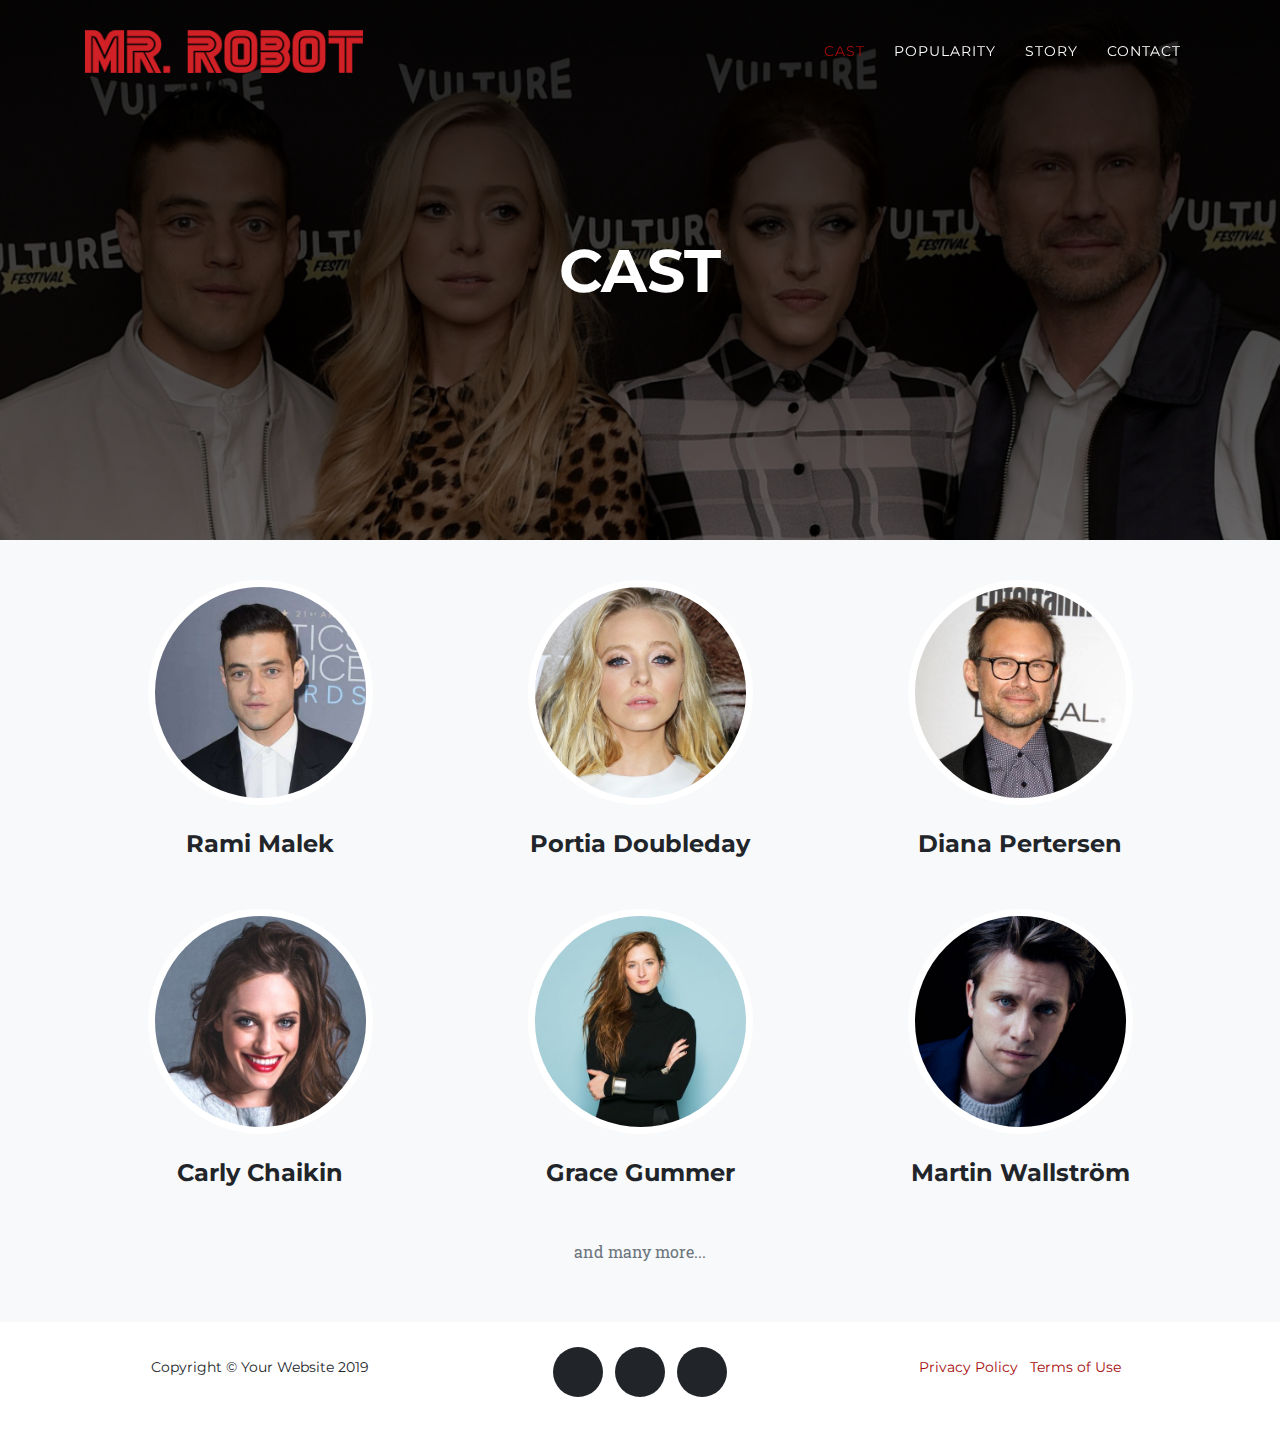
<file: cast.html>
<!DOCTYPE html>
<html lang="en">

<head>
    <meta charset="utf-8">
    <meta name="viewport" content="width=device-width, initial-scale=1, shrink-to-fit=no">
    <title>Mr Robot's cast</title>
    <link href="https://stackpath.bootstrapcdn.com/bootstrap/4.3.1/css/bootstrap.min.css" rel="stylesheet"
        integrity="sha384-ggOyR0iXCbMQv3Xipma34MD+dH/1fQ784/j6cY/iJTQUOhcWr7x9JvoRxT2MZw1T" crossorigin="anonymous">
    <link rel="stylesheet" href="https://use.fontawesome.com/releases/v5.8.1/css/all.css"
        integrity="sha384-50oBUHEmvpQ+1lW4y57PTFmhCaXp0ML5d60M1M7uH2+nqUivzIebhndOJK28anvf" crossorigin="anonymous">
    <link href="https://fonts.googleapis.com/css?family=Montserrat:400,700" rel="stylesheet" type="text/css">
    <link href='https://fonts.googleapis.com/css?family=Kaushan+Script' rel='stylesheet' type='text/css'>
    <link href='https://fonts.googleapis.com/css?family=Roboto+Slab:400,100,300,700' rel='stylesheet' type='text/css'>
    <link href="css/style.css" rel="stylesheet">
</head>

<body>
    <nav class="navbar navbar-expand-lg navbar-dark fixed-top" id="mainNav">
        <div class="container">
            <a class="navbar-brand" href="index.html"> <img src="img/logo.png" alt="Logo"></a>
            <button class="navbar-toggler navbar-toggler-right" type="button" data-toggle="collapse"
                data-target="#navbarResponsive" aria-controls="navbarResponsive" aria-expanded="false"
                aria-label="Toggle navigation">
                Menu
                <i class="fas fa-bars"></i>
            </button>
            <div class="collapse navbar-collapse" id="navbarResponsive">
                <ul class="navbar-nav text-uppercase ml-auto">
                    <li class="nav-item">
                        <a class="nav-link active" href="cast.html">Cast<span class="sr-only">(current)</span></a>
                    </li>
                    <li class="nav-item">
                        <a class="nav-link" href="popularity.html">Popularity</a>
                    </li>
                    <li class="nav-item">
                        <a class="nav-link" href="story.html">Story</a>
                    </li>
                    <li class="nav-item">
                        <a class="nav-link" href="contact.html">Contact</a>
                    </li>
                </ul>
            </div>
        </div>
    </nav>

    <header class="header-cast">
        <div class="container">
            <div class="intro-heading text-uppercase"><span>cast</span></div>
        </div>
    </header>

    <main>
        <section class="bg-light" id="team">
            <div class="container">

                <div class="row">
                    <div class="col-sm-4">
                        <div class="cast-member">
                            <img class="mx-auto rounded-circle" src="img/cast/1.jpg" alt="Photo of Rami Malek">
                            <h4>Rami Malek</h4>
                        </div>
                    </div>
                    <div class="col-sm-4">
                        <div class="cast-member">
                            <img class="mx-auto rounded-circle" src="img/cast/2.jpg" alt="Photo of Portia Doubleday">
                            <h4>Portia Doubleday</h4>
                        </div>
                    </div>
                    <div class="col-sm-4">
                        <div class="cast-member">
                            <img class="mx-auto rounded-circle" src="img/cast/3.jpg" alt="Photo of Diana Pertersen">
                            <h4>Diana Pertersen</h4>
                        </div>
                    </div>
                </div>
                <div class="row">
                    <div class="col-sm-4">
                        <div class="cast-member">
                            <img class="mx-auto rounded-circle" src="img/cast/4.jpg" alt="Photo of Carly Chaikin">
                            <h4>Carly Chaikin</h4>
                        </div>
                    </div>
                    <div class="col-sm-4">
                        <div class="cast-member">
                            <img class="mx-auto rounded-circle" src="img/cast/5.jpg" alt="Photo of Grace Gummer">
                            <h4>Grace Gummer</h4>
                        </div>
                    </div>
                    <div class="col-sm-4">
                        <div class="cast-member">
                            <img class="mx-auto rounded-circle" src="img/cast/6.jpg" alt="Photo of Martin Wallström">
                            <h4>Martin Wallström</h4>
                        </div>
                    </div>
                </div>
                <div class="row">
                    <div class="col-lg-8 mx-auto text-center">
                        <p class="large text-muted">and many more...</p>
                    </div>
                </div>
            </div>
        </section>
    </main>

    <footer>
        <div class="container">
            <div class="row">
                <div class="col-md-4">
                    <span class="copyright">Copyright &copy; Your Website 2019</span>
                </div>
                <div class="col-md-4">
                    <ul class="list-inline social-buttons">
                        <li class="list-inline-item">
                            <a href="https://www.imdb.com/title/tt4158110/" target="_blank">
                                <i class="fab fa-imdb"></i>
                            </a>
                        </li>
                        <li class="list-inline-item">
                            <a href="https://twitter.com/whoismrrobot" target="_blank">
                                 <i class="fab fa-twitter"></i>
                            </a>
                        </li>
                        <li class="list-inline-item">
                            <a href="https://www.facebook.com/WhoIsMrRobot/" target="_blank">
                                <i class="fab fa-facebook"></i>
                            </a>
                        </li>
                    </ul>
                </div>
                <div class="col-md-4">
                    <ul class="list-inline quicklinks">
                        <li class="list-inline-item">
                            <a href="#">Privacy Policy</a>
                        </li>
                        <li class="list-inline-item">
                            <a href="#">Terms of Use</a>
                        </li>
                    </ul>
                </div>
            </div>
        </div>
    </footer>

    <script src="https://code.jquery.com/jquery-3.3.1.slim.min.js"
        integrity="sha384-q8i/X+965DzO0rT7abK41JStQIAqVgRVzpbzo5smXKp4YfRvH+8abtTE1Pi6jizo" crossorigin="anonymous">
    </script>
    <script src="https://cdnjs.cloudflare.com/ajax/libs/popper.js/1.14.7/umd/popper.min.js"
        integrity="sha384-UO2eT0CpHqdSJQ6hJty5KVphtPhzWj9WO1clHTMGa3JDZwrnQq4sF86dIHNDz0W1" crossorigin="anonymous">
    </script>
    <script src="https://stackpath.bootstrapcdn.com/bootstrap/4.3.1/js/bootstrap.min.js"
        integrity="sha384-JjSmVgyd0p3pXB1rRibZUAYoIIy6OrQ6VrjIEaFf/nJGzIxFDsf4x0xIM+B07jRM" crossorigin="anonymous">
    </script>
    <script src="js/app.js"></script>
</body>

</html>
</file>
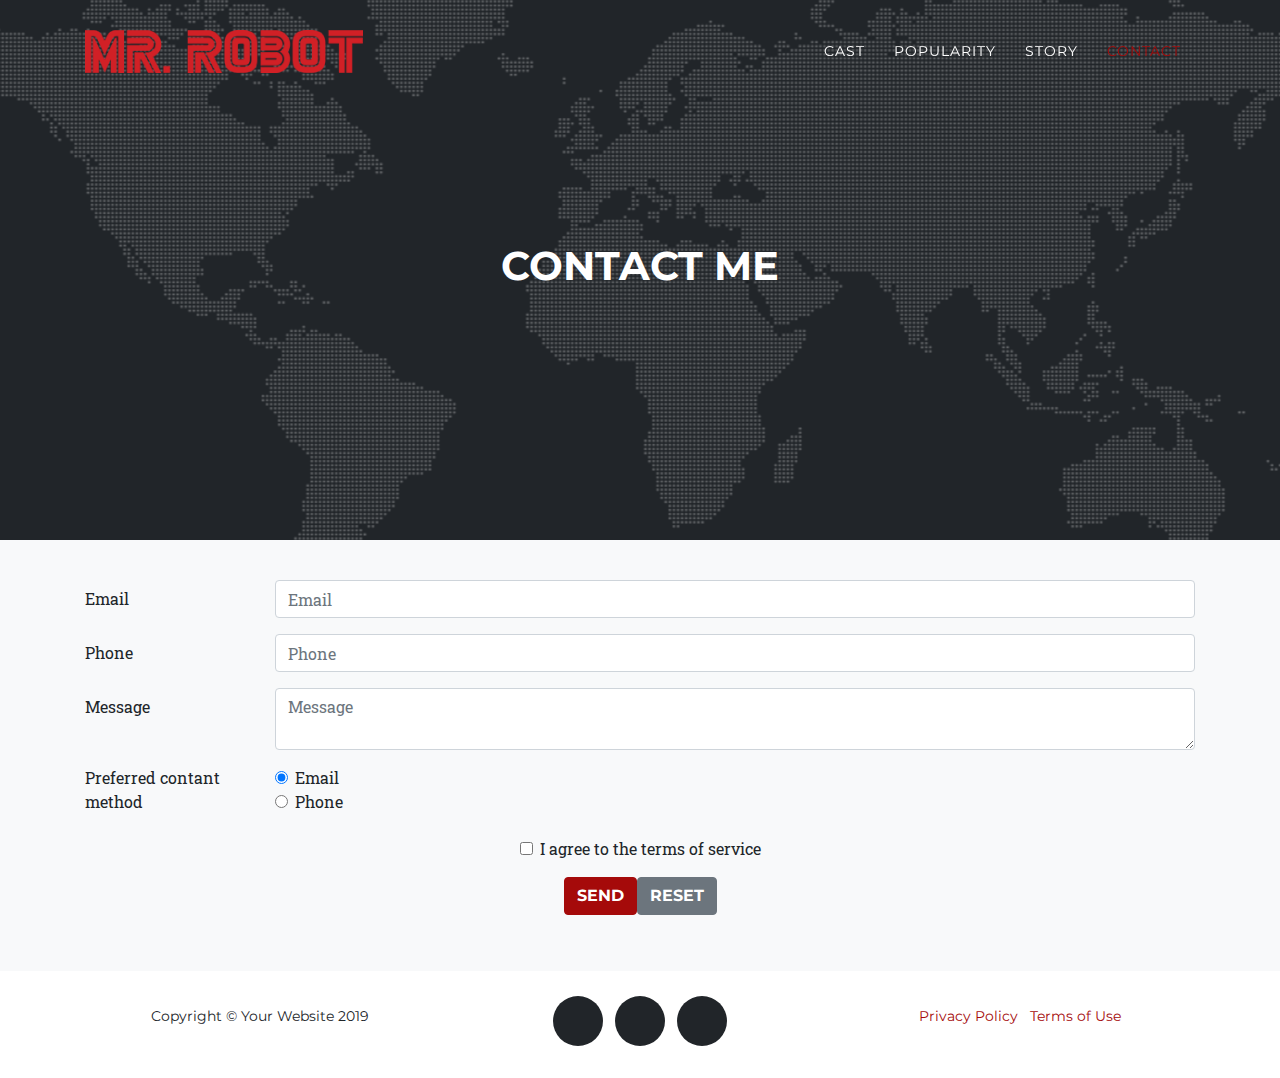
<file: contact.html>
<!DOCTYPE html>
  <html lang="en">

  <head>
      <meta charset="UTF-8">
      <meta name="viewport" content="width=device-width, initial-scale=1.0">
      <meta http-equiv="X-UA-Compatible" content="ie=edge">
      <title>Contact Me</title>
      <link href="https://stackpath.bootstrapcdn.com/bootstrap/4.3.1/css/bootstrap.min.css" rel="stylesheet"
          integrity="sha384-ggOyR0iXCbMQv3Xipma34MD+dH/1fQ784/j6cY/iJTQUOhcWr7x9JvoRxT2MZw1T" crossorigin="anonymous">
      <link rel="stylesheet" href="https://use.fontawesome.com/releases/v5.8.1/css/all.css"
          integrity="sha384-50oBUHEmvpQ+1lW4y57PTFmhCaXp0ML5d60M1M7uH2+nqUivzIebhndOJK28anvf" crossorigin="anonymous">
      <link href="https://fonts.googleapis.com/css?family=Montserrat:400,700" rel="stylesheet" type="text/css">
      <link href='https://fonts.googleapis.com/css?family=Kaushan+Script' rel='stylesheet' type='text/css'>
      <link href='https://fonts.googleapis.com/css?family=Roboto+Slab:400,100,300,700' rel='stylesheet' type='text/css'>
      <link href="css/style.css" rel="stylesheet">
  </head>

  <body>
      <nav class="navbar navbar-expand-lg navbar-dark fixed-top" id="mainNav">
          <div class="container">
              <a class="navbar-brand" href="index.html"> <img src="img/logo.png" alt="Logo"></a>
              <button class="navbar-toggler navbar-toggler-right" type="button" data-toggle="collapse"
                  data-target="#navbarResponsive" aria-controls="navbarResponsive" aria-expanded="false"
                  aria-label="Toggle navigation">
                  Menu
                  <i class="fas fa-bars"></i>
              </button>
              <div class="collapse navbar-collapse" id="navbarResponsive">
                  <ul class="navbar-nav text-uppercase ml-auto">
                      <li class="nav-item">
                          <a class="nav-link" href="cast.html">Cast</a>
                      </li>
                      <li class="nav-item">
                          <a class="nav-link" href="popularity.html">Popularity</a>
                      </li>
                      <li class="nav-item">
                          <a class="nav-link" href="story.html">Story</a>
                      </li>
                      <li class="nav-item">
                          <a class="nav-link active" href="contact.html">Contact<span
                                  class="sr-only">(current)</span></a>
                      </li>
                  </ul>
              </div>
          </div>
      </nav>

      <header class="header-contact">
          <div class="col-12 text-center">
              <h1 class="text-uppercase">Contact Me</h1>
          </div>
      </header>


      <main>
          <section class="bg-light">
              <div class="container">
                  <form action="mailto:someone@example.com" method="post" enctype="text/plain">
                      <div class="form-group row">
                          <label for="inputEmail3" class="col-sm-2 col-form-label">Email</label>
                          <div class="col-sm-10">
                              <input type="email" class="form-control" id="inputEmail3" placeholder="Email">
                          </div>
                      </div>
                      <div class="form-group row">
                          <label for="phone" class="col-sm-2 col-form-label">Phone</label>
                          <div class="col-sm-10">
                              <input type="tel" class="form-control" id="phone" placeholder="Phone">
                          </div>
                      </div>
                      <div class="form-group row">
                          <label for="message" class="col-sm-2 col-form-label">Message</label>
                          <div class="col-sm-10">
                              <textarea class="form-control" id="message" placeholder="Message"></textarea>
                          </div>
                      </div>
                      <fieldset class="form-group">
                          <div class="row">
                              <label class="col-form-label col-sm-2 pt-0">Preferred contant method</label>
                              <div class="col-sm-10">
                                  <div class="form-check">
                                      <input class="form-check-input" type="radio" name="gridRadios" id="gridRadios1"
                                          value="option1" checked>
                                      <label class="form-check-label" for="gridRadios1">
                                          Email
                                      </label>
                                  </div>
                                  <div class="form-check">
                                      <input class="form-check-input" type="radio" name="gridRadios" id="gridRadios2"
                                          value="option2">
                                      <label class="form-check-label" for="gridRadios2">
                                          Phone
                                      </label>
                                  </div>
                              </div>
                          </div>
                      </fieldset>
                      <div class="form-group row justify-content-center">
                          <div class="form-check">
                              <input class="form-check-input" type="checkbox" id="gridCheck1">
                              <label class="form-check-label" for="gridCheck1">
                                  I agree to the terms of service
                              </label>
                          </div>
                      </div>
                      <div class="form-group row justify-content-center">
                          <button type="submit" class="btn btn-primary">Send</button>
                          <button type="reset" class="btn btn-secondary">Reset</button>
                      </div>
                  </form>
              </div>
          </section>
      </main>

      <footer>
          <div class="container">
              <div class="row">
                  <div class="col-md-4">
                      <span class="copyright">Copyright &copy; Your Website 2019</span>
                  </div>
                  <div class="col-md-4">
                      <ul class="list-inline social-buttons">
                          <li class="list-inline-item">
                              <a href="https://www.imdb.com/title/tt4158110/" target="_blank">
                                  <i class="fab fa-imdb"></i>
                              </a>
                          </li>
                          <li class="list-inline-item">
                              <a href="https://twitter.com/whoismrrobot" target="_blank">
                                  <i class="fab fa-twitter"></i>
                              </a>
                          </li>
                          <li class="list-inline-item">
                              <a href="https://www.facebook.com/WhoIsMrRobot/" target="_blank">
                                  <i class="fab fa-facebook"></i>
                              </a>
                          </li>
                      </ul>
                  </div>
                  <div class="col-md-4">
                      <ul class="list-inline quicklinks">
                          <li class="list-inline-item">
                              <a href="#">Privacy Policy</a>
                          </li>
                          <li class="list-inline-item">
                              <a href="#">Terms of Use</a>
                          </li>
                      </ul>
                  </div>
              </div>
          </div>
      </footer>

      <script src="https://code.jquery.com/jquery-3.3.1.slim.min.js"
          integrity="sha384-q8i/X+965DzO0rT7abK41JStQIAqVgRVzpbzo5smXKp4YfRvH+8abtTE1Pi6jizo" crossorigin="anonymous">
      </script>
      <script src="https://cdnjs.cloudflare.com/ajax/libs/popper.js/1.14.7/umd/popper.min.js"
          integrity="sha384-UO2eT0CpHqdSJQ6hJty5KVphtPhzWj9WO1clHTMGa3JDZwrnQq4sF86dIHNDz0W1" crossorigin="anonymous">
      </script>
      <script src="https://stackpath.bootstrapcdn.com/bootstrap/4.3.1/js/bootstrap.min.js"
          integrity="sha384-JjSmVgyd0p3pXB1rRibZUAYoIIy6OrQ6VrjIEaFf/nJGzIxFDsf4x0xIM+B07jRM" crossorigin="anonymous">
      </script>
      <script src="js/app.js"></script>
  </body>

  </html>
</file>
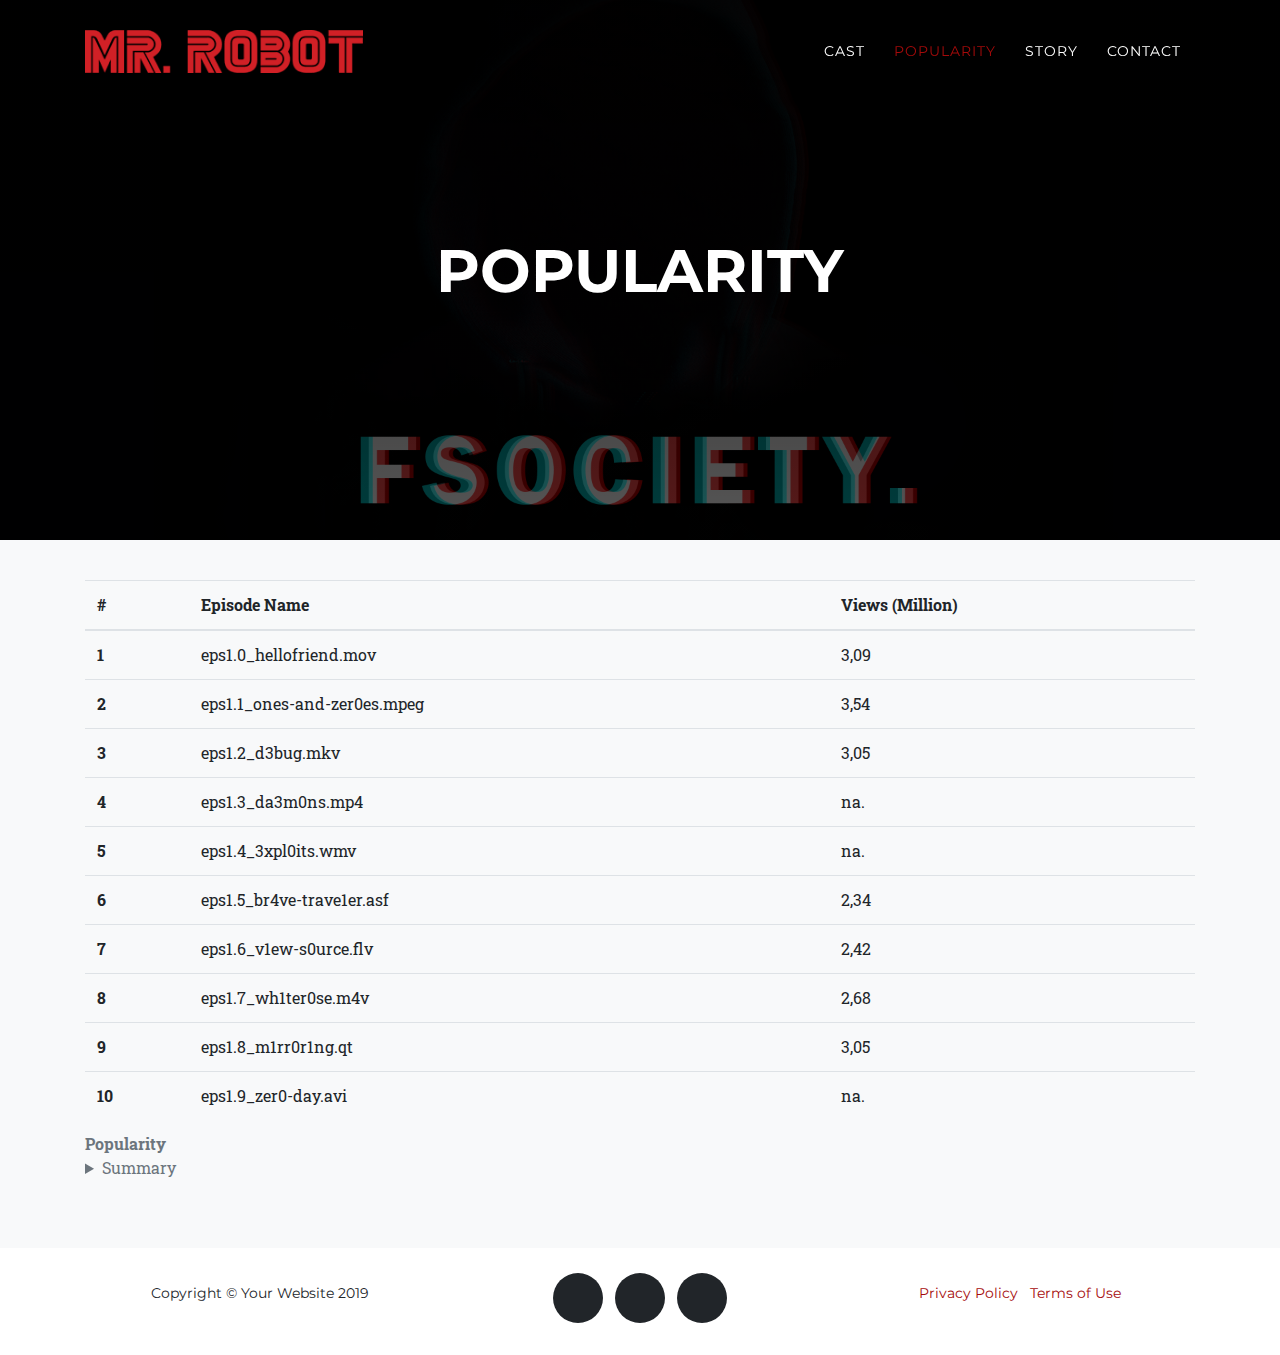
<file: popularity.html>
<!DOCTYPE html>
<html lang="en">

<head>
    <meta charset="utf-8">
    <meta name="viewport" content="width=device-width, initial-scale=1, shrink-to-fit=no">
    <title>Popularity</title>
    <link href="https://stackpath.bootstrapcdn.com/bootstrap/4.3.1/css/bootstrap.min.css" rel="stylesheet"
        integrity="sha384-ggOyR0iXCbMQv3Xipma34MD+dH/1fQ784/j6cY/iJTQUOhcWr7x9JvoRxT2MZw1T" crossorigin="anonymous" />
    <link rel="stylesheet" href="https://use.fontawesome.com/releases/v5.8.1/css/all.css"
        integrity="sha384-50oBUHEmvpQ+1lW4y57PTFmhCaXp0ML5d60M1M7uH2+nqUivzIebhndOJK28anvf" crossorigin="anonymous">
    <link href="https://fonts.googleapis.com/css?family=Montserrat:400,700" rel="stylesheet" type="text/css">
    <link href='https://fonts.googleapis.com/css?family=Kaushan+Script' rel='stylesheet' type='text/css'>
    <link href='https://fonts.googleapis.com/css?family=Roboto+Slab:400,100,300,700' rel='stylesheet' type='text/css'>
    <link href="css/style.css" rel="stylesheet">
</head>

<body>
    <nav class="navbar navbar-expand-lg navbar-dark fixed-top" id="mainNav">
        <div class="container">
            <a class="navbar-brand" href="index.html"> <img src="img/logo.png" alt="Logo"></a>
            <button class="navbar-toggler navbar-toggler-right" type="button" data-toggle="collapse"
                data-target="#navbarResponsive" aria-controls="navbarResponsive" aria-expanded="false"
                aria-label="Toggle navigation">
                Menu
                <i class="fas fa-bars"></i>
            </button>
            <div class="collapse navbar-collapse" id="navbarResponsive">
                <ul class="navbar-nav text-uppercase ml-auto">
                    <li class="nav-item">
                        <a class="nav-link" href="cast.html">Cast</a>
                    </li>
                    <li class="nav-item">
                        <a class="nav-link active" href="popularity.html">Popularity<span
                                class="sr-only">(current)</span></a>
                    </li>
                    <li class="nav-item">
                        <a class="nav-link" href="story.html">Story</a>
                    </li>
                    <li class="nav-item">
                        <a class="nav-link" href="contact.html">Contact</a>
                    </li>
                </ul>
            </div>
        </div>
    </nav>

    <header class="header-popularity">
        <div class="container">
            <div class="intro-heading text-uppercase"><span>popularity</span></div>
        </div>
    </header>

    <main>
        <section class="bg-light">
            <div class="container">
                <table class="table">
                    <caption>
                        <strong>Popularity</strong>
                        <details>
                            <summary>Summary</summary>
                            <p>In this table you can find the number of views for the first season. The table has
                                three columns (episode number, name and views in million). </p>
                        </details>
                    </caption>
                    <thead>
                        <tr>
                            <th scope="col">#</th>
                            <th scope="col">Episode Name</th>
                            <th scope="col">Views (Million)</th>
                        </tr>
                    </thead>
                    <tbody>
                        <tr>
                            <th scope="row">1</th>
                            <td>eps1.0_hellofriend.mov</td>
                            <td>3,09</td>
                        </tr>
                        <tr>
                            <th scope="row">2</th>
                            <td>eps1.1_ones-and-zer0es.mpeg</td>
                            <td>3,54</td>
                        </tr>
                        <tr>
                            <th scope="row">3</th>
                            <td>eps1.2_d3bug.mkv</td>
                            <td>3,05</td>
                        </tr>
                        <tr>
                            <th scope="row">4</th>
                            <td>eps1.3_da3m0ns.mp4</td>
                            <td>na.</td>
                        </tr>
                        <tr>
                            <th scope="row">5</th>
                            <td>eps1.4_3xpl0its.wmv</td>
                            <td>na.</td>
                        </tr>
                        <tr>
                            <th scope="row">6</th>
                            <td>eps1.5_br4ve-trave1er.asf</td>
                            <td>2,34</td>
                        </tr>
                        <tr>
                            <th scope="row">7</th>
                            <td>eps1.6_v1ew-s0urce.flv</td>
                            <td>2,42</td>
                        </tr>
                        <tr>
                            <th scope="row">8</th>
                            <td>eps1.7_wh1ter0se.m4v</td>
                            <td>2,68</td>
                        </tr>
                        <tr>
                            <th scope="row">9</th>
                            <td>eps1.8_m1rr0r1ng.qt</td>
                            <td>3,05</td>
                        </tr>
                        <tr>
                            <th scope="row">10</th>
                            <td>eps1.9_zer0-day.avi</td>
                            <td>na.</td>
                        </tr>
                    </tbody>
                </table>
            </div>
        </section>
    </main>

    <footer>
        <div class="container">
            <div class="row">
                <div class="col-md-4">
                    <span class="copyright">Copyright &copy; Your Website 2019</span>
                </div>
                <div class="col-md-4">
                    <ul class="list-inline social-buttons">
                        <li class="list-inline-item">
                            <a href="https://www.imdb.com/title/tt4158110/" target="_blank">
                                <i class="fab fa-imdb"></i>
                            </a>
                        </li>
                        <li class="list-inline-item">
                            <a href="https://twitter.com/whoismrrobot" target="_blank">
                                <i class="fab fa-twitter"></i>
                            </a>
                        </li>
                        <li class="list-inline-item">
                            <a href="https://www.facebook.com/WhoIsMrRobot/" target="_blank">
                                <i class="fab fa-facebook"></i>
                            </a>
                        </li>
                    </ul>
                </div>
                <div class="col-md-4">
                    <ul class="list-inline quicklinks">
                        <li class="list-inline-item">
                            <a href="#">Privacy Policy</a>
                        </li>
                        <li class="list-inline-item">
                            <a href="#">Terms of Use</a>
                        </li>
                    </ul>
                </div>
            </div>
        </div>
    </footer>

    <script src="https://code.jquery.com/jquery-3.3.1.slim.min.js"
        integrity="sha384-q8i/X+965DzO0rT7abK41JStQIAqVgRVzpbzo5smXKp4YfRvH+8abtTE1Pi6jizo" crossorigin="anonymous">
    </script>
    <script src="https://cdnjs.cloudflare.com/ajax/libs/popper.js/1.14.7/umd/popper.min.js"
        integrity="sha384-UO2eT0CpHqdSJQ6hJty5KVphtPhzWj9WO1clHTMGa3JDZwrnQq4sF86dIHNDz0W1" crossorigin="anonymous">
    </script>
    <script src="https://stackpath.bootstrapcdn.com/bootstrap/4.3.1/js/bootstrap.min.js"
        integrity="sha384-JjSmVgyd0p3pXB1rRibZUAYoIIy6OrQ6VrjIEaFf/nJGzIxFDsf4x0xIM+B07jRM" crossorigin="anonymous">
    </script>
    <script src="js/app.js"></script>
</body>

</html>
</file>
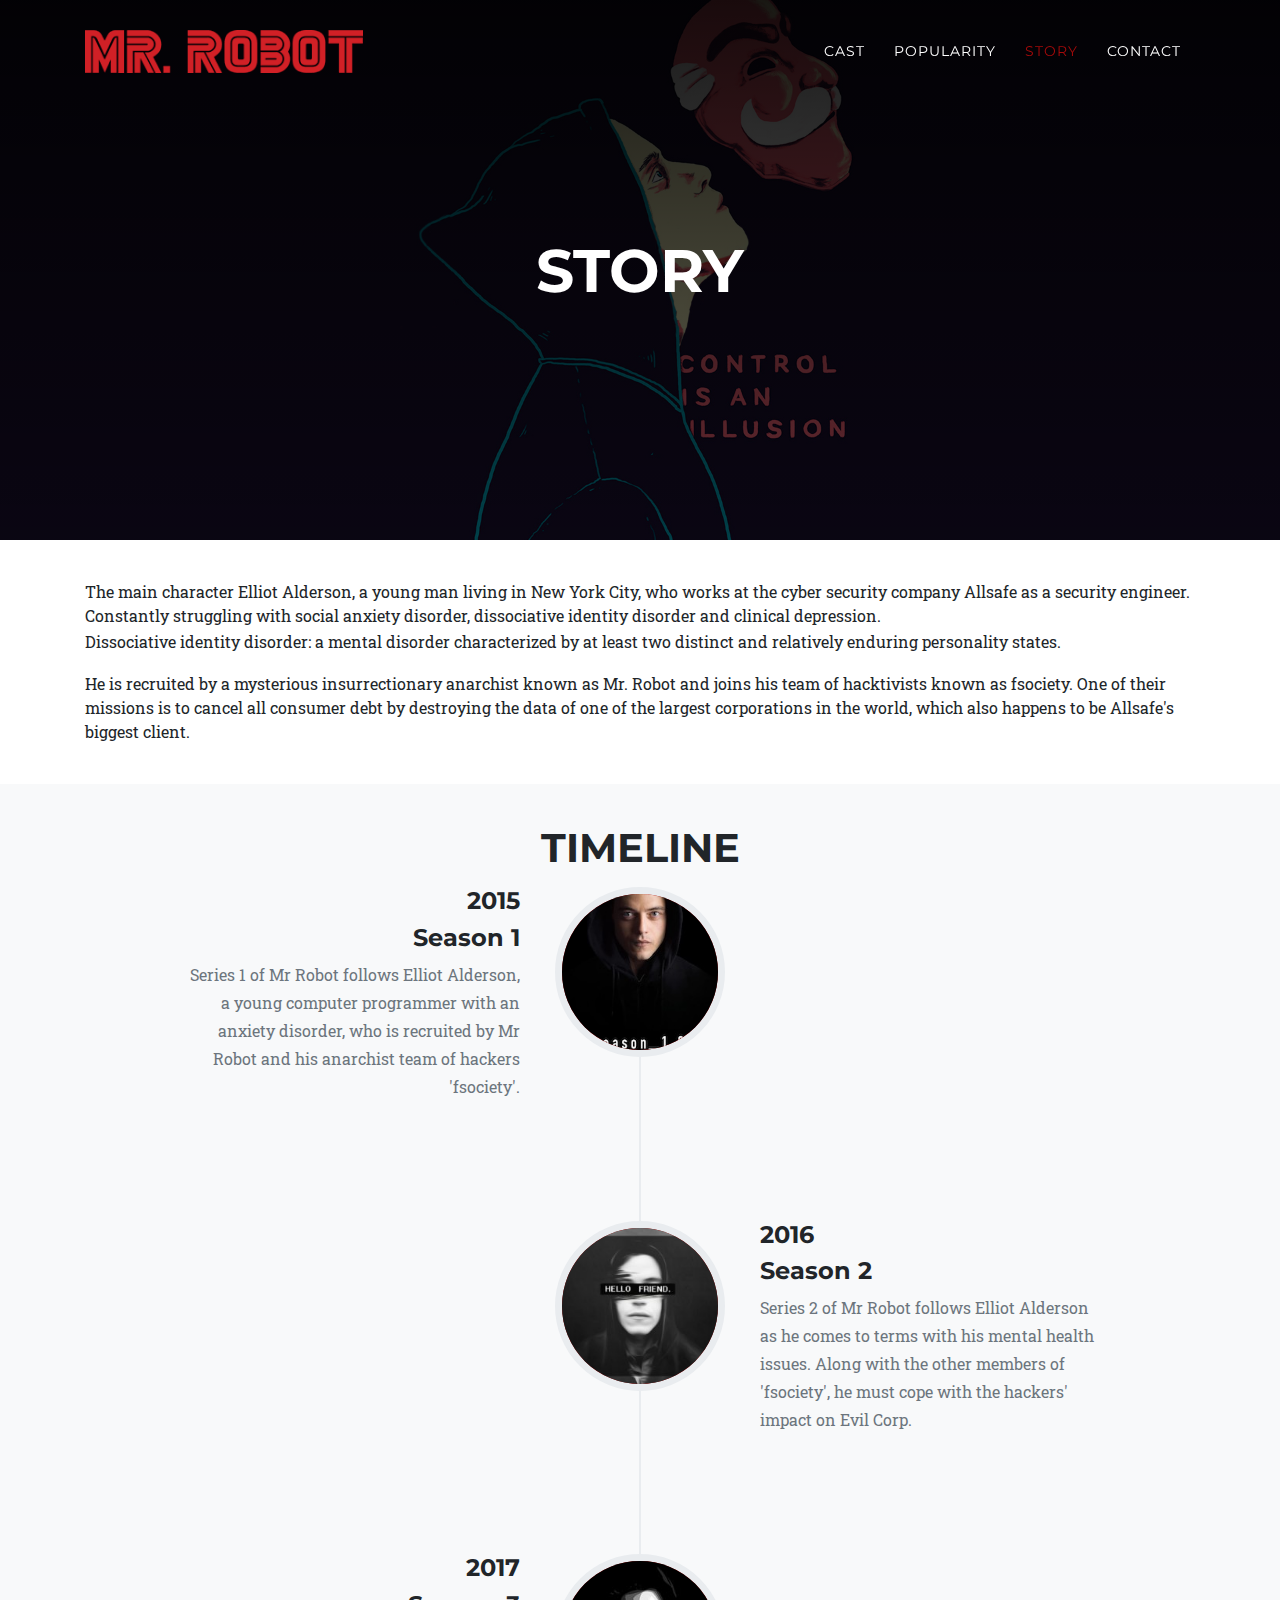
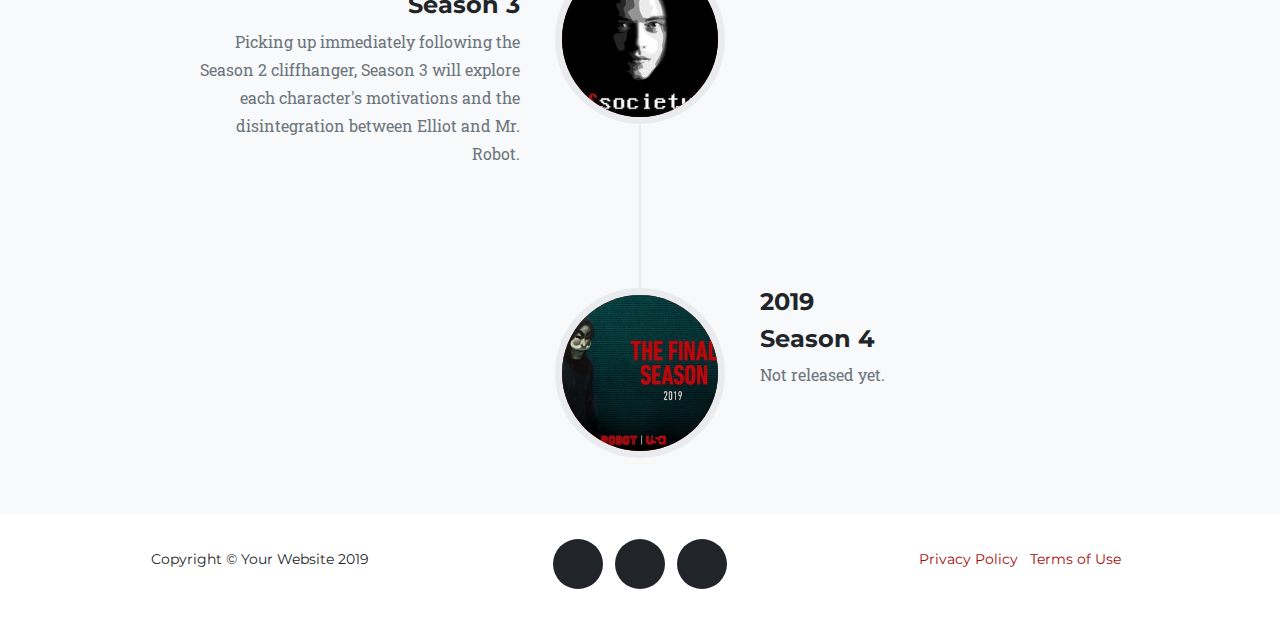
<file: story.html>
<!DOCTYPE html>
<html lang="en">

<head>
    <meta charset="utf-8">
    <meta name="viewport" content="width=device-width, initial-scale=1, shrink-to-fit=no">
    <title>Story of Mr Robot</title>
    <link href="https://stackpath.bootstrapcdn.com/bootstrap/4.3.1/css/bootstrap.min.css" rel="stylesheet"
        integrity="sha384-ggOyR0iXCbMQv3Xipma34MD+dH/1fQ784/j6cY/iJTQUOhcWr7x9JvoRxT2MZw1T" crossorigin="anonymous">
    <link rel="stylesheet" href="https://use.fontawesome.com/releases/v5.8.1/css/all.css"
        integrity="sha384-50oBUHEmvpQ+1lW4y57PTFmhCaXp0ML5d60M1M7uH2+nqUivzIebhndOJK28anvf" crossorigin="anonymous">
    <link href="https://fonts.googleapis.com/css?family=Montserrat:400,700" rel="stylesheet" type="text/css">
    <link href='https://fonts.googleapis.com/css?family=Kaushan+Script' rel='stylesheet' type='text/css'>
    <link href='https://fonts.googleapis.com/css?family=Roboto+Slab:400,100,300,700' rel='stylesheet' type='text/css'>
    <link href="css/style.css" rel="stylesheet">
</head>

<body>
    <nav class="navbar navbar-expand-lg navbar-dark fixed-top" id="mainNav">
        <div class="container">
            <a class="navbar-brand" href="index.html"> <img src="img/logo.png" alt="Logo"></a>
            <button class="navbar-toggler navbar-toggler-right" type="button" data-toggle="collapse"
                data-target="#navbarResponsive" aria-controls="navbarResponsive" aria-expanded="false"
                aria-label="Toggle navigation">
                Menu
                <i class="fas fa-bars"></i>
            </button>
            <div class="collapse navbar-collapse" id="navbarResponsive">
                <ul class="navbar-nav text-uppercase ml-auto">
                    <li class="nav-item">
                        <a class="nav-link" href="cast.html">Cast</a>
                    </li>
                    <li class="nav-item">
                        <a class="nav-link" href="popularity.html">Popularity</a>
                    </li>
                    <li class="nav-item">
                        <a class="nav-link active" href="story.html">Story<span class="sr-only">(current)</span></a>
                    </li>
                    <li class="nav-item">
                        <a class="nav-link" href="contact.html">Contact</a>
                    </li>
                </ul>
            </div>
        </div>
    </nav>

    <header class="header-story">
        <div class="container">
            <div class="intro-heading text-uppercase"><span>story</span></div>
        </div>
    </header>


    <section class="bg-white">
        <div class="container">

            <article>
                    The main character Elliot Alderson, a young man living in New York City, who works at the cyber
                    security
                    company
                    Allsafe as a security engineer. Constantly struggling with social anxiety disorder, dissociative
                    identity
                    disorder and clinical depression.
                    <aside>
                        <p>Dissociative identity disorder: a mental disorder characterized by at least two distinct
                            and relatively enduring personality states.</p>
                    </aside>
                    He is
                    recruited
                    by a
                    mysterious insurrectionary anarchist known as Mr. Robot and joins his team of hacktivists known
                    as
                    fsociety. One
                    of their missions is to cancel all consumer debt by destroying the data of one of the largest
                    corporations in
                    the world, which also happens to be Allsafe's
                    biggest
                    client.
           
            </article>

        </div>
    </section>


    <section class="bg-light">
        <div class="container">
            <div class="row">
                <div class="col-lg-12 text-center">
                    <h2 class="section-heading text-uppercase">Timeline</h2>
                </div>
            </div>
            <div class="row">
                <div class="col-lg-12">
                    <ul class="timeline">
                        <li>
                            <div class="timeline-image">
                                <img class="rounded-circle img-fluid" src="img/timeline/1.jpg" alt="Season 1 cover">
                            </div>
                            <div class="timeline-panel">
                                <div class="timeline-heading">
                                    <h4>2015</h4>
                                    <h4 class="subheading">Season 1</h4>
                                </div>
                                <div class="timeline-body">
                                    <p class="text-muted">Series 1 of Mr Robot follows Elliot Alderson, a young
                                        computer
                                        programmer with an anxiety disorder, who is recruited by Mr Robot and his
                                        anarchist team of hackers 'fsociety'.</p>
                                </div>
                            </div>
                        </li>
                        <li class="timeline-inverted">
                            <div class="timeline-image">
                                <img class="rounded-circle img-fluid" src="img/timeline/2.jpg" alt="Season 2 cover">
                            </div>
                            <div class="timeline-panel">
                                <div class="timeline-heading">
                                    <h4>2016</h4>
                                    <h4 class="subheading">Season 2</h4>
                                </div>
                                <div class="timeline-body">
                                    <p class="text-muted">Series 2 of Mr Robot follows Elliot Alderson as he comes
                                        to
                                        terms with his mental health issues. Along with the other members of
                                        'fsociety',
                                        he must cope with the hackers' impact on Evil Corp.</p>
                                </div>
                            </div>
                        </li>
                        <li>
                            <div class="timeline-image">
                                <img class="rounded-circle img-fluid" src="img/timeline/3.jpg" alt="Season 3 cover">
                            </div>
                            <div class="timeline-panel">
                                <div class="timeline-heading">
                                    <h4>2017</h4>
                                    <h4 class="subheading">Season 3</h4>
                                </div>
                                <div class="timeline-body">
                                    <p class="text-muted">Picking up immediately following the Season 2 cliffhanger,
                                        Season 3 will explore each character's motivations and the disintegration
                                        between Elliot and Mr. Robot.</p>
                                </div>
                            </div>
                        </li>
                        <li class="timeline-inverted">
                            <div class="timeline-image">
                                <img class="rounded-circle img-fluid" src="img/timeline/4.jpg" alt="Season 4 cover">
                            </div>
                            <div class="timeline-panel">
                                <div class="timeline-heading">
                                    <h4>2019</h4>
                                    <h4 class="subheading">Season 4</h4>
                                </div>
                                <div class="timeline-body">
                                    <p class="text-muted">Not released yet.</p>
                                </div>
                            </div>
                        </li>
                    </ul>
                </div>
            </div>
        </div>
    </section>


    <footer>
        <div class="container">
            <div class="row">
                <div class="col-md-4">
                    <span class="copyright">Copyright &copy; Your Website 2019</span>
                </div>
                <div class="col-md-4">
                    <ul class="list-inline social-buttons">
                        <li class="list-inline-item">
                            <a href="https://www.imdb.com/title/tt4158110/" target="_blank">
                                <i class="fab fa-imdb"></i>
                            </a>
                        </li>
                        <li class="list-inline-item">
                            <a href="https://twitter.com/whoismrrobot" target="_blank">
                                <i class="fab fa-twitter"></i>
                            </a>
                        </li>
                        <li class="list-inline-item">
                            <a href="https://www.facebook.com/WhoIsMrRobot/" target="_blank">
                                <i class="fab fa-facebook"></i>
                            </a>
                        </li>
                    </ul>
                </div>
                <div class="col-md-4">
                    <ul class="list-inline quicklinks">
                        <li class="list-inline-item">
                            <a href="#">Privacy Policy</a>
                        </li>
                        <li class="list-inline-item">
                            <a href="#">Terms of Use</a>
                        </li>
                    </ul>
                </div>
            </div>
        </div>
    </footer>

    <script src="https://code.jquery.com/jquery-3.3.1.slim.min.js"
        integrity="sha384-q8i/X+965DzO0rT7abK41JStQIAqVgRVzpbzo5smXKp4YfRvH+8abtTE1Pi6jizo" crossorigin="anonymous">
    </script>
    <script src="https://cdnjs.cloudflare.com/ajax/libs/popper.js/1.14.7/umd/popper.min.js"
        integrity="sha384-UO2eT0CpHqdSJQ6hJty5KVphtPhzWj9WO1clHTMGa3JDZwrnQq4sF86dIHNDz0W1" crossorigin="anonymous">
    </script>
    <script src="https://stackpath.bootstrapcdn.com/bootstrap/4.3.1/js/bootstrap.min.js"
        integrity="sha384-JjSmVgyd0p3pXB1rRibZUAYoIIy6OrQ6VrjIEaFf/nJGzIxFDsf4x0xIM+B07jRM" crossorigin="anonymous">
    </script>
    <script src="js/app.js"></script>
</body>

</html>
</file>
<file: css/style.css>
body {
  overflow-x: hidden;
  font-family: 'Roboto Slab', -apple-system, BlinkMacSystemFont, 'Segoe UI', Roboto, 'Helvetica Neue', Arial, sans-serif, 'Apple Color Emoji', 'Segoe UI Emoji', 'Segoe UI Symbol', 'Noto Color Emoji';
}

p {
  line-height: 1.75;
}

a {
  color: #a50a0a;
}

a:hover {
  color: #a50a0a;
}

h1,
h2,
h3,
h4,
h5,
h6 {
  font-weight: 700;
  font-family: 'Montserrat', -apple-system, BlinkMacSystemFont, 'Segoe UI', Roboto, 'Helvetica Neue', Arial, sans-serif, 'Apple Color Emoji', 'Segoe UI Emoji', 'Segoe UI Symbol', 'Noto Color Emoji';
}

section {
  padding: 40px 0;
}

section .container video {
  width: 100%;
}

section h2.section-heading {
  font-size: 40px;
  margin-top: 0;
  margin-bottom: 15px;
}

.btn {
  font-family: 'Montserrat', -apple-system, BlinkMacSystemFont, 'Segoe UI', Roboto, 'Helvetica Neue', Arial, sans-serif, 'Apple Color Emoji', 'Segoe UI Emoji', 'Segoe UI Symbol', 'Noto Color Emoji';
  font-weight: 700;
  text-transform: uppercase;
}

.btn-primary {
  background-color: #a50a0a;
  border-color: #a50a0a;
}

.btn-primary:active, .btn-primary:focus, .btn-primary:hover {
  background-color: #a50a0a !important;
  border-color: #a50a0a !important;
  color: white;
}

#mainNav {
  background-color: #212529;
  font-family: 'Montserrat', -apple-system, BlinkMacSystemFont, 'Segoe UI', Roboto, 'Helvetica Neue', Arial, sans-serif, 'Apple Color Emoji', 'Segoe UI Emoji', 'Segoe UI Symbol', 'Noto Color Emoji';
}

#mainNav .navbar-brand {
  width: 25%;
  -webkit-transition: width 0.3s;
  transition: width 0.3s;
}

#mainNav .navbar-brand img {
  width: 100%;
}

#mainNav .navbar-toggler {
  font-size: 12px;
  right: 0;
  padding: 13px;
  text-transform: uppercase;
  color: white;
  border: 0;
  background-color: #a50a0a;
}

#mainNav .navbar-nav .nav-item .nav-link {
  font-size: 90%;
  font-weight: 400;
  padding: 0.75em 0;
  letter-spacing: 1px;
  color: white;
}

#mainNav .navbar-nav .nav-item .nav-link.active, #mainNav .navbar-nav .nav-item .nav-link:hover {
  color: #a50a0a;
}

@media (min-width: 992px) {
  #mainNav {
    padding-top: 25px;
    padding-bottom: 25px;
    -webkit-transition: padding-top 0.3s, padding-bottom 0.3s;
    transition: padding-top 0.3s, padding-bottom 0.3s;
    border: none;
    background-color: transparent;
  }
  #mainNav .navbar-nav .nav-item .nav-link {
    padding: 1.1em 1em !important;
  }
  #mainNav.navbar-shrink {
    padding-top: 0;
    padding-bottom: 0;
    background-color: #212529;
  }
  #mainNav.navbar-shrink .navbar-brand {
    width: 15%;
  }
}

header {
  text-align: center;
  color: white;
  line-height: 22px;
  font-family: 'Montserrat', -apple-system, BlinkMacSystemFont, 'Segoe UI', Roboto, 'Helvetica Neue', Arial, sans-serif, 'Apple Color Emoji', 'Segoe UI Emoji', 'Segoe UI Symbol', 'Noto Color Emoji';
  height: 60vh;
  display: -webkit-box;
  display: -ms-flexbox;
  display: flex;
  -webkit-box-align: center;
      -ms-flex-align: center;
          align-items: center;
}

header .intro-heading {
  font-size: 40px;
  font-weight: 700;
  line-height: 75px;
}

header.header-main {
  background: -webkit-gradient(linear, left top, left bottom, from(rgba(0, 0, 0, 0.5)), to(rgba(0, 0, 0, 0.5))), url("../img/header-bg-main.jpg");
  background: linear-gradient(rgba(0, 0, 0, 0.5), rgba(0, 0, 0, 0.5)), url("../img/header-bg-main.jpg");
  background-repeat: no-repeat;
  background-position: center;
  background-size: cover;
}

header.header-main .typewriter-wrapper {
  display: -webkit-box;
  display: -ms-flexbox;
  display: flex;
  -webkit-box-pack: center;
      -ms-flex-pack: center;
          justify-content: center;
}

header.header-main .typewriter-text {
  position: relative;
  margin: 2rem auto;
  white-space: nowrap;
  overflow: hidden;
  width: 0;
  border-right: 1px solid white;
}

header.header-main .line-1 {
  -webkit-animation: type 3s 0.5s steps(30, end) forwards, blink 0.5s step-end infinite;
          animation: type 3s 0.5s steps(30, end) forwards, blink 0.5s step-end infinite;
}

@-webkit-keyframes type {
  0% {
    width: 0;
  }
  100% {
    width: 100%;
  }
}

@keyframes type {
  0% {
    width: 0;
  }
  100% {
    width: 100%;
  }
}

@-webkit-keyframes blink {
  0%,
  100% {
    border-color: transparent;
  }
  50% {
    border-color: white;
  }
}

@keyframes blink {
  0%,
  100% {
    border-color: transparent;
  }
  50% {
    border-color: white;
  }
}

header.header-cast {
  background: -webkit-gradient(linear, left top, left bottom, from(rgba(0, 0, 0, 0.88)), to(rgba(0, 0, 0, 0.6))), url("../img/header-bg-cast.jpg");
  background: linear-gradient(rgba(0, 0, 0, 0.88), rgba(0, 0, 0, 0.6)), url("../img/header-bg-cast.jpg");
  background-repeat: no-repeat;
  background-position: center;
  background-size: cover;
}

header.header-popularity {
  background: -webkit-gradient(linear, left top, left bottom, from(rgba(0, 0, 0, 0.9)), to(rgba(0, 0, 0, 0.6))), url("../img/header-bg-popularity.png");
  background: linear-gradient(rgba(0, 0, 0, 0.9), rgba(0, 0, 0, 0.6)), url("../img/header-bg-popularity.png");
  background-repeat: no-repeat;
  background-position: center;
  background-size: cover;
}

header.header-story {
  background: -webkit-gradient(linear, left top, left bottom, from(rgba(0, 0, 0, 0.9)), to(rgba(0, 0, 0, 0.6))), url("../img/header-bg-story.jpg");
  background: linear-gradient(rgba(0, 0, 0, 0.9), rgba(0, 0, 0, 0.6)), url("../img/header-bg-story.jpg");
  background-repeat: no-repeat;
  background-position: center;
  background-size: cover;
}

header.header-contact {
  background-color: #212529;
  background-image: url("../img/map-image.png");
  background-repeat: no-repeat;
  background-position: center;
}

@media (min-width: 768px) {
  header .intro-heading {
    font-size: 60px;
  }
}

.timeline {
  position: relative;
  padding: 0;
  list-style: none;
}

.timeline:before {
  position: absolute;
  top: 0;
  bottom: 0;
  left: 40px;
  width: 2px;
  margin-left: -1.5px;
  content: '';
  background-color: #e9ecef;
}

.timeline > li {
  position: relative;
  min-height: 50px;
  margin-bottom: 50px;
}

.timeline > li:after, .timeline > li:before {
  display: table;
  content: ' ';
}

.timeline > li:after {
  clear: both;
}

.timeline > li .timeline-panel {
  position: relative;
  float: right;
  width: 100%;
  padding: 0 20px 0 100px;
  text-align: left;
}

.timeline > li .timeline-panel:before {
  right: auto;
  left: -15px;
  border-right-width: 15px;
  border-left-width: 0;
}

.timeline > li .timeline-panel:after {
  right: auto;
  left: -14px;
  border-right-width: 14px;
  border-left-width: 0;
}

.timeline > li .timeline-image {
  position: absolute;
  z-index: 100;
  left: 0;
  width: 80px;
  height: 80px;
  margin-left: 0;
  text-align: center;
  color: white;
  border: 7px solid #e9ecef;
  border-radius: 100%;
  background-color: #a50a0a;
}

.timeline > li .timeline-image h4 {
  font-size: 10px;
  line-height: 14px;
  margin-top: 12px;
}

.timeline > li.timeline-inverted > .timeline-panel {
  float: right;
  padding: 0 20px 0 100px;
  text-align: left;
}

.timeline > li.timeline-inverted > .timeline-panel:before {
  right: auto;
  left: -15px;
  border-right-width: 15px;
  border-left-width: 0;
}

.timeline > li.timeline-inverted > .timeline-panel:after {
  right: auto;
  left: -14px;
  border-right-width: 14px;
  border-left-width: 0;
}

.timeline > li:last-child {
  margin-bottom: 0;
}

.timeline .timeline-heading h4 {
  margin-top: 0;
  color: inherit;
}

.timeline .timeline-heading h4.subheading {
  text-transform: none;
}

.timeline .timeline-body > ul,
.timeline .timeline-body > p {
  margin-bottom: 0;
}

@media (min-width: 768px) {
  .timeline:before {
    left: 50%;
  }
  .timeline > li {
    min-height: 100px;
    margin-bottom: 100px;
  }
  .timeline > li .timeline-panel {
    float: left;
    width: 41%;
    padding: 0 20px 20px 30px;
    text-align: right;
  }
  .timeline > li .timeline-image {
    left: 50%;
    width: 100px;
    height: 100px;
    margin-left: -50px;
  }
  .timeline > li .timeline-image h4 {
    font-size: 13px;
    line-height: 18px;
    margin-top: 16px;
  }
  .timeline > li.timeline-inverted > .timeline-panel {
    float: right;
    padding: 0 30px 20px 20px;
    text-align: left;
  }
}

@media (min-width: 992px) {
  .timeline > li {
    min-height: 150px;
  }
  .timeline > li .timeline-panel {
    padding: 0 20px 20px;
  }
  .timeline > li .timeline-image {
    width: 150px;
    height: 150px;
    margin-left: -75px;
  }
  .timeline > li .timeline-image h4 {
    font-size: 18px;
    line-height: 26px;
    margin-top: 30px;
  }
  .timeline > li.timeline-inverted > .timeline-panel {
    padding: 0 20px 20px;
  }
}

@media (min-width: 1200px) {
  .timeline > li {
    min-height: 170px;
  }
  .timeline > li .timeline-panel {
    padding: 0 20px 20px 100px;
  }
  .timeline > li .timeline-image {
    width: 170px;
    height: 170px;
    margin-left: -85px;
  }
  .timeline > li .timeline-image h4 {
    margin-top: 40px;
  }
  .timeline > li.timeline-inverted > .timeline-panel {
    padding: 0 100px 20px 20px;
  }
}

.cast-member {
  margin-bottom: 50px;
  text-align: center;
}

.cast-member img {
  width: 225px;
  height: 225px;
  border: 7px solid #fff;
}

.cast-member h4 {
  margin-top: 25px;
  margin-bottom: 0;
}

footer {
  padding: 25px 0;
  text-align: center;
  font-family: 'Montserrat', -apple-system, BlinkMacSystemFont, 'Segoe UI', Roboto, 'Helvetica Neue', Arial, sans-serif, 'Apple Color Emoji', 'Segoe UI Emoji', 'Segoe UI Symbol', 'Noto Color Emoji';
}

footer span.copyright {
  font-size: 90%;
  line-height: 40px;
  text-transform: none;
}

footer ul.quicklinks {
  font-size: 90%;
  line-height: 40px;
  margin-bottom: 0;
  text-transform: none;
}

ul.social-buttons {
  margin-bottom: 0;
}

ul.social-buttons li a {
  font-size: 20px;
  line-height: 50px;
  display: block;
  width: 50px;
  height: 50px;
  -webkit-transition: all 0.3s;
  transition: all 0.3s;
  color: white;
  border-radius: 100%;
  outline: none;
  background-color: #212529;
}

ul.social-buttons li a:active, ul.social-buttons li a:focus, ul.social-buttons li a:hover {
  background-color: #a50a0a;
}
/*# sourceMappingURL=style.css.map */
</file>
